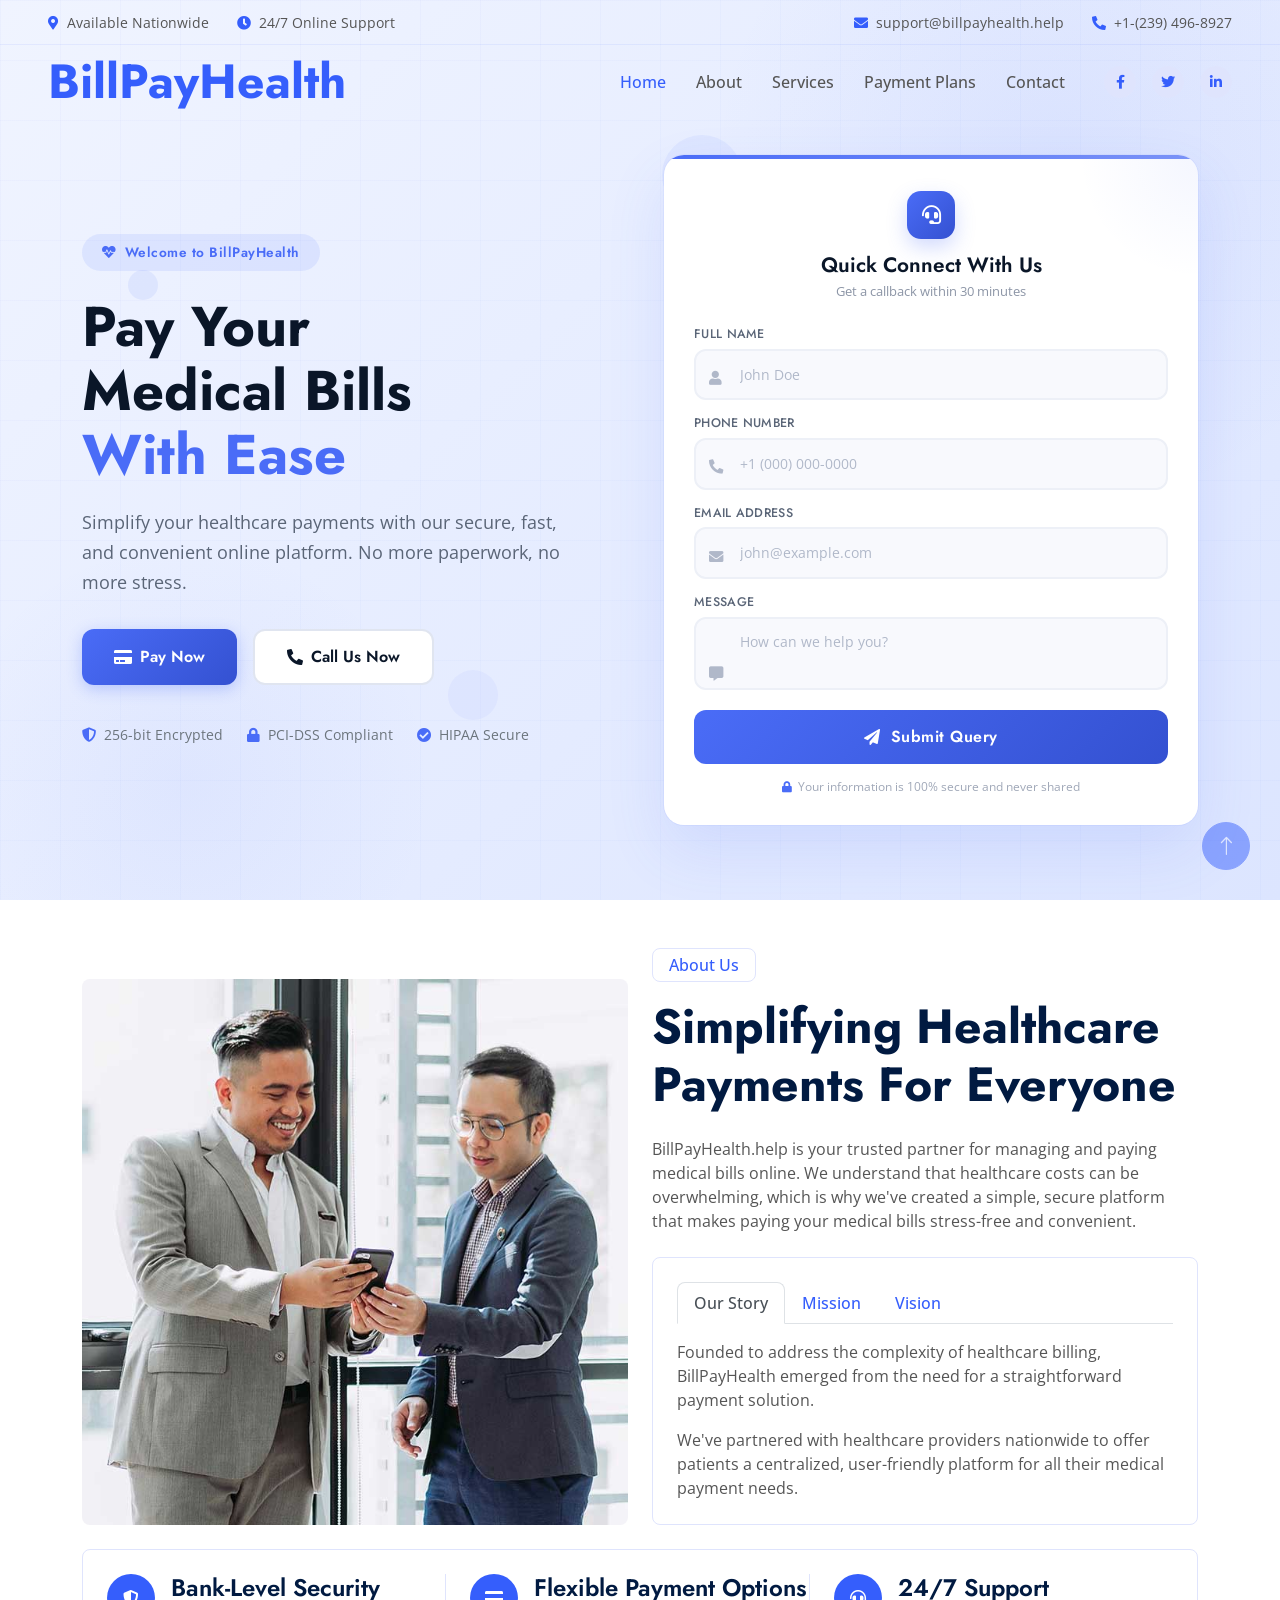
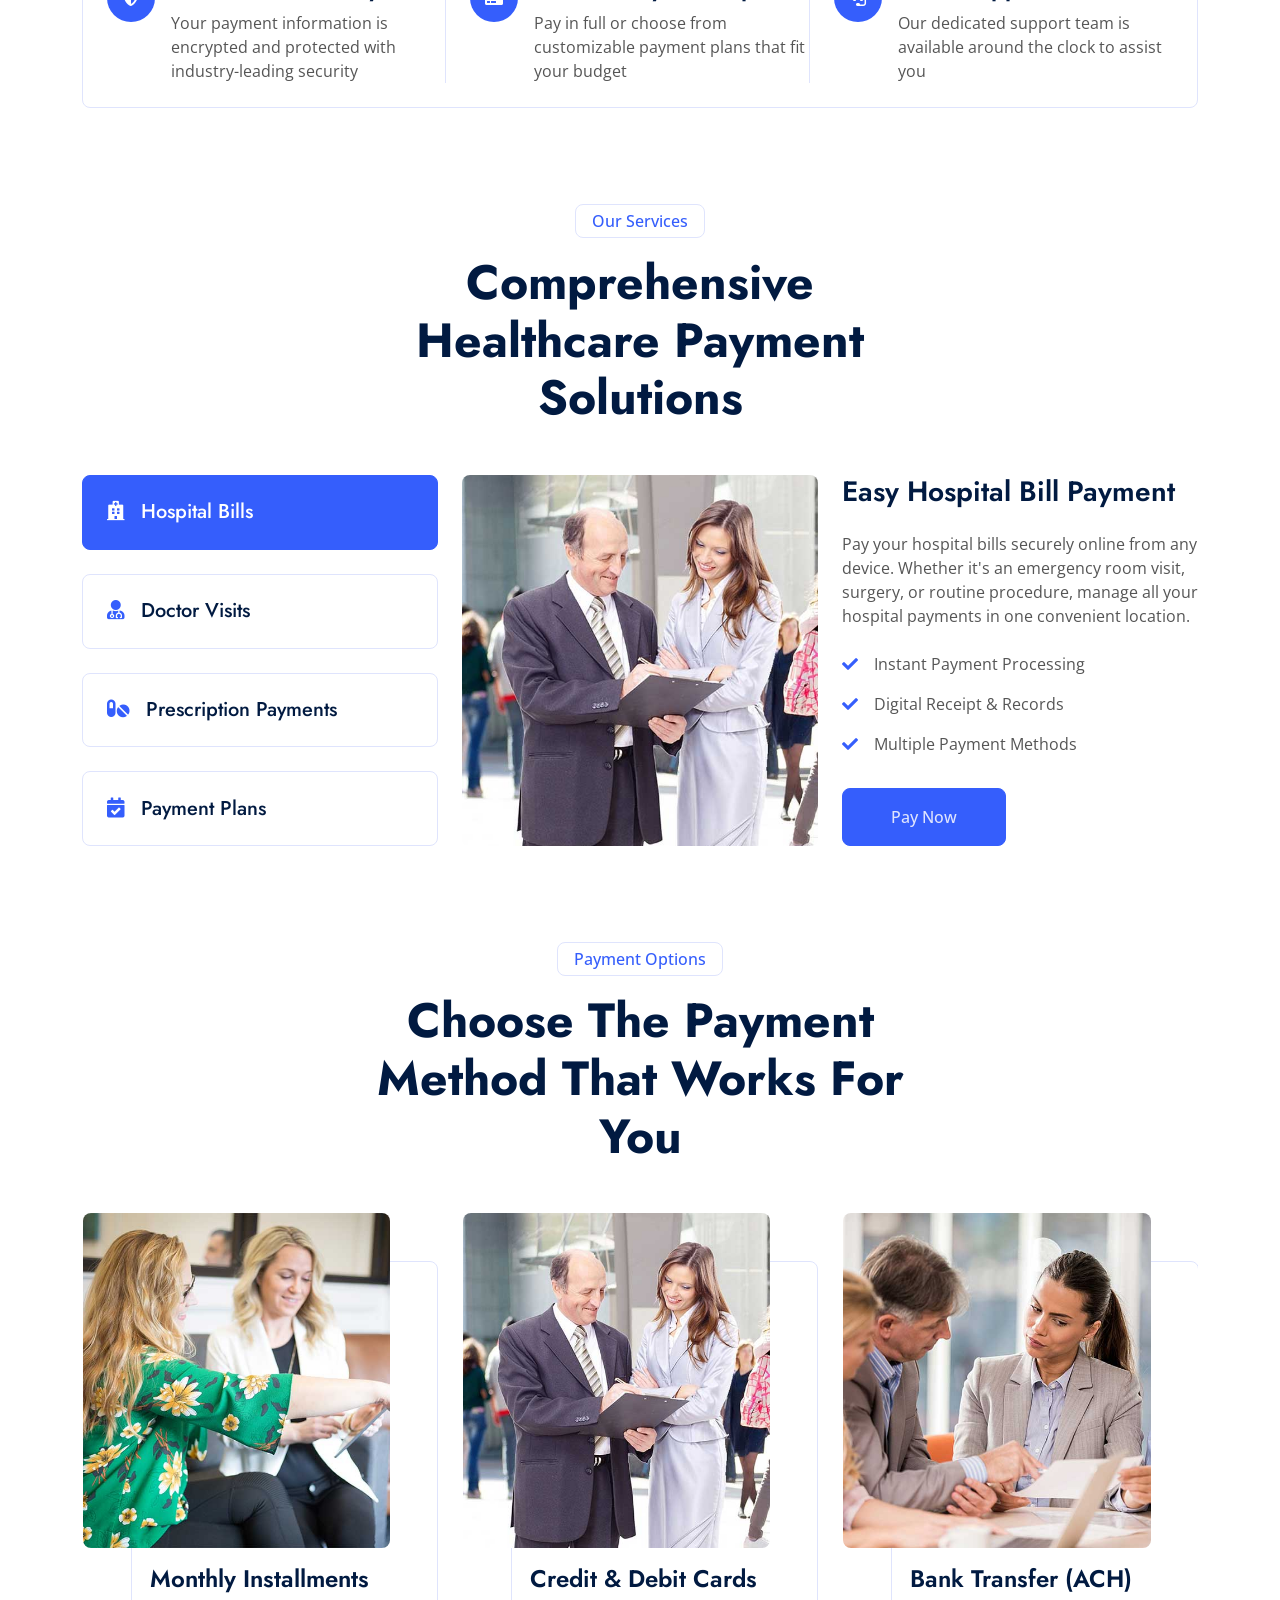
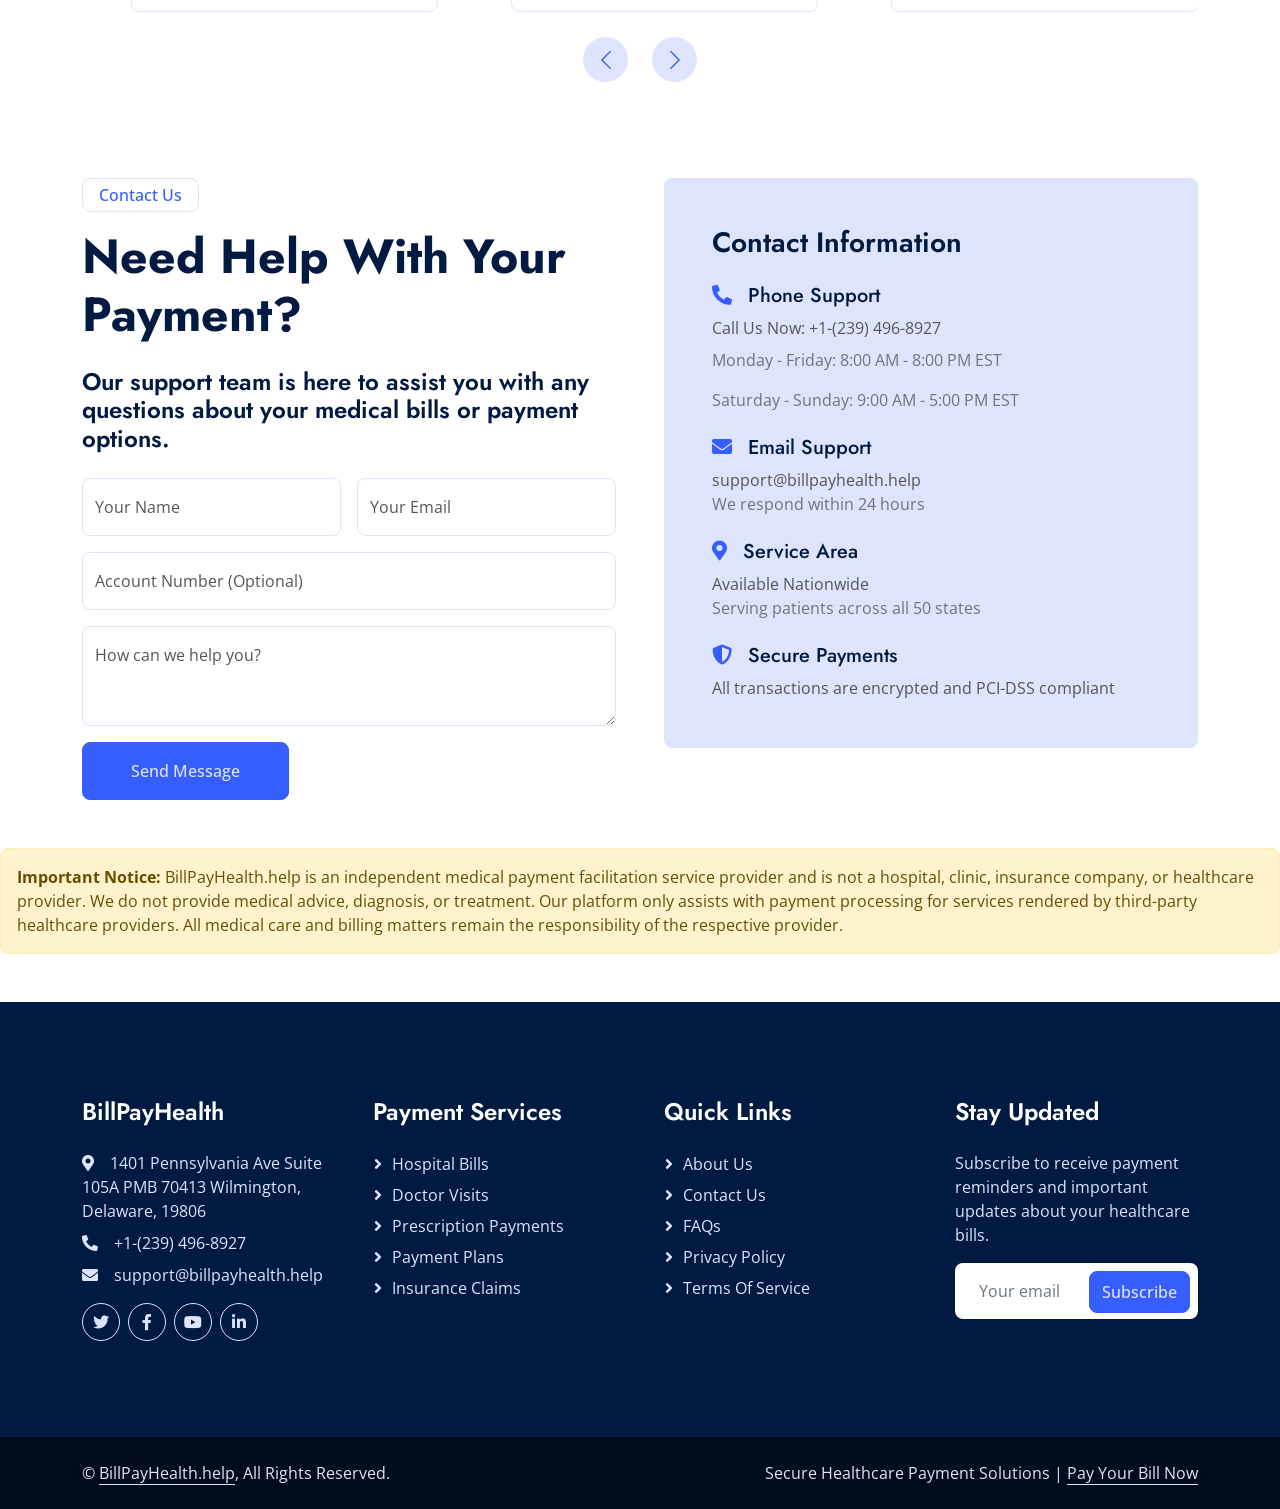
<file: index.html>
<!DOCTYPE html><html lang="en"><head>

    <meta charset="utf-8">
    <title>BillPayHealth - Easy Online Healthcare Bill Payment</title>
    <meta content="width=device-width, initial-scale=1.0" name="viewport">
    <meta content="healthcare bill payment, medical bills, pay hospital bills online, healthcare payments" name="keywords">
    <meta content="Pay your healthcare bills securely online with BillPayHealth. Fast, secure, and convenient medical bill payment solutions." name="description">

    <!-- Favicon -->
    <link href="img/favicon.ico" rel="icon">

    <!-- Google Web Fonts -->
    <link rel="preconnect" href="https://fonts.googleapis.com">
    <link rel="preconnect" href="https://fonts.gstatic.com" crossorigin="">
    <link href="https://fonts.googleapis.com/css2?family=Jost:wght@500;600;700&family=Open+Sans:wght@400;500&display=swap" rel="stylesheet">

    <!-- Icon Font Stylesheet -->
    <link href="css/all.min.css" rel="stylesheet">
    <link href="css/bootstrap-icons.css" rel="stylesheet">

    <!-- Libraries Stylesheet -->
    <link href="css/animate.min.css" rel="stylesheet">
    <link href="css/owl.carousel.min.css" rel="stylesheet">

    <!-- Customized Bootstrap Stylesheet -->
    <link href="css/bootstrap.min.css" rel="stylesheet">

    <!-- Template Stylesheet -->
    <link href="css/style.css" rel="stylesheet">

    <style>
    /* ===== Hero Section ===== */
    .hero-section {
        position: relative;
        min-height: 100vh;
        background: linear-gradient(135deg, #f0f4ff 0%, #e8eeff 40%, #dce5ff 100%);
        overflow: hidden;
        display: flex;
        align-items: center;
        padding-top: 120px;
        padding-bottom: 40px;
    }

    .hero-section::before {
        content: '';
        position: absolute;
        top: -20%;
        right: -10%;
        width: 700px;
        height: 700px;
        background: radial-gradient(circle, rgba(74, 108, 247, 0.08) 0%, transparent 70%);
        border-radius: 50%;
    }

    .hero-section::after {
        content: '';
        position: absolute;
        bottom: -15%;
        left: -5%;
        width: 500px;
        height: 500px;
        background: radial-gradient(circle, rgba(74, 108, 247, 0.06) 0%, transparent 70%);
        border-radius: 50%;
    }

    .hero-blob-1 {
        position: absolute;
        top: 15%;
        right: 42%;
        width: 80px;
        height: 80px;
        background: rgba(74, 108, 247, 0.07);
        border-radius: 50%;
        animation: blobFloat 6s ease-in-out infinite;
    }

    .hero-blob-2 {
        position: absolute;
        bottom: 20%;
        left: 35%;
        width: 50px;
        height: 50px;
        background: rgba(74, 108, 247, 0.05);
        border-radius: 50%;
        animation: blobFloat 8s ease-in-out infinite reverse;
    }

    .hero-blob-3 {
        position: absolute;
        top: 30%;
        left: 10%;
        width: 30px;
        height: 30px;
        background: rgba(74, 108, 247, 0.09);
        border-radius: 50%;
        animation: blobFloat 5s ease-in-out infinite 1s;
    }

    .hero-grid-pattern {
        position: absolute;
        top: 0; left: 0; right: 0; bottom: 0;
        background-image:
            linear-gradient(rgba(74, 108, 247, 0.03) 1px, transparent 1px),
            linear-gradient(90deg, rgba(74, 108, 247, 0.03) 1px, transparent 1px);
        background-size: 60px 60px;
    }

    @keyframes blobFloat {
        0%, 100% { transform: translateY(0) scale(1); }
        50% { transform: translateY(-20px) scale(1.1); }
    }

    .hero-content { position: relative; z-index: 2; }

    /* Hero Text */
    .hero-badge {
        display: inline-block;
        background: rgba(74, 108, 247, 0.1);
        color: #4A6CF7;
        font-family: 'Jost', sans-serif;
        font-weight: 600;
        font-size: 0.85rem;
        padding: 8px 20px;
        border-radius: 50px;
        margin-bottom: 24px;
        letter-spacing: 0.5px;
        opacity: 0;
        animation: heroFadeUp 0.8s ease forwards 0.2s;
    }

    .hero-title {
        font-family: 'Jost', sans-serif;
        font-weight: 700;
        font-size: 3.5rem;
        line-height: 1.15;
        color: #0a1628;
        margin-bottom: 20px;
        opacity: 0;
        animation: heroFadeUp 0.8s ease forwards 0.4s;
    }

    .hero-title span { color: #4A6CF7; }

    .hero-subtitle {
        font-family: 'Open Sans', sans-serif;
        font-size: 1.1rem;
        color: #5a6577;
        line-height: 1.7;
        margin-bottom: 32px;
        max-width: 480px;
        opacity: 0;
        animation: heroFadeUp 0.8s ease forwards 0.6s;
    }

    .hero-buttons {
        display: flex;
        gap: 16px;
        flex-wrap: wrap;
        opacity: 0;
        animation: heroFadeUp 0.8s ease forwards 0.8s;
    }

    .hero-btn-primary {
        display: inline-flex;
        align-items: center;
        gap: 8px;
        padding: 14px 32px;
        background: linear-gradient(135deg, #4A6CF7 0%, #3451d1 100%);
        color: #fff;
        border: none;
        border-radius: 12px;
        font-family: 'Jost', sans-serif;
        font-weight: 600;
        font-size: 1rem;
        text-decoration: none;
        transition: all 0.3s ease;
        box-shadow: 0 4px 15px rgba(74, 108, 247, 0.3);
    }

    .hero-btn-primary:hover {
        transform: translateY(-3px);
        box-shadow: 0 8px 30px rgba(74, 108, 247, 0.45);
        color: #fff;
        text-decoration: none;
    }

    .hero-btn-secondary {
        display: inline-flex;
        align-items: center;
        gap: 8px;
        padding: 14px 32px;
        background: #fff;
        color: #0a1628;
        border: 2px solid #e0e5f0;
        border-radius: 12px;
        font-family: 'Jost', sans-serif;
        font-weight: 600;
        font-size: 1rem;
        text-decoration: none;
        transition: all 0.3s ease;
    }

    .hero-btn-secondary:hover {
        border-color: #4A6CF7;
        color: #4A6CF7;
        transform: translateY(-3px);
        box-shadow: 0 8px 25px rgba(0,0,0,0.08);
        text-decoration: none;
    }

    .hero-trust-bar {
        display: flex;
        align-items: center;
        gap: 24px;
        margin-top: 40px;
        opacity: 0;
        animation: heroFadeUp 0.8s ease forwards 1s;
    }

    .hero-trust-item {
        display: flex;
        align-items: center;
        gap: 8px;
        font-family: 'Open Sans', sans-serif;
        font-size: 0.85rem;
        color: #6c757d;
    }

    .hero-trust-item i { color: #4A6CF7; font-size: 0.9rem; }

    @keyframes heroFadeUp {
        from { opacity: 0; transform: translateY(30px); }
        to { opacity: 1; transform: translateY(0); }
    }

    /* ===== Query Form ===== */
    .query-form-wrapper {
        position: relative;
        z-index: 2;
        opacity: 0;
        animation: formSlideIn 1s cubic-bezier(0.23, 1, 0.32, 1) forwards 0.5s;
    }

    @keyframes formSlideIn {
        from { opacity: 0; transform: translateX(80px) rotate(2deg); }
        to { opacity: 1; transform: translateX(0) rotate(0deg); }
    }

    .query-form-card {
        background: #fff;
        border-radius: 20px;
        padding: 36px 30px 30px;
        box-shadow: 0 25px 60px rgba(74, 108, 247, 0.12), 0 0 0 1px rgba(74, 108, 247, 0.06);
        position: relative;
        overflow: hidden;
        transition: transform 0.4s ease, box-shadow 0.4s ease;
    }

    .query-form-card:hover {
        transform: translateY(-5px);
        box-shadow: 0 35px 80px rgba(74, 108, 247, 0.18), 0 0 0 1px rgba(74, 108, 247, 0.1);
    }

    .query-form-card::before {
        content: '';
        position: absolute;
        top: 0; left: 0; right: 0;
        height: 4px;
        background: linear-gradient(90deg, #4A6CF7 0%, #7b93f7 50%, #4A6CF7 100%);
        background-size: 200% 100%;
        animation: gradientShift 3s ease infinite;
    }

    @keyframes gradientShift {
        0%, 100% { background-position: 0% 50%; }
        50% { background-position: 100% 50%; }
    }

    .query-form-card::after {
        content: '';
        position: absolute;
        top: 4px; right: 0;
        width: 120px; height: 120px;
        background: radial-gradient(circle at top right, rgba(74, 108, 247, 0.06) 0%, transparent 70%);
        pointer-events: none;
    }

    .qf-header { text-align: center; margin-bottom: 24px; position: relative; }

    .qf-icon {
        width: 48px; height: 48px;
        background: linear-gradient(135deg, #4A6CF7 0%, #3451d1 100%);
        border-radius: 14px;
        display: flex; align-items: center; justify-content: center;
        margin: 0 auto 14px;
        box-shadow: 0 8px 20px rgba(74, 108, 247, 0.25);
    }

    .qf-icon i { color: #fff; font-size: 1.2rem; }

    .qf-title {
        font-family: 'Jost', sans-serif;
        font-weight: 700;
        font-size: 1.3rem;
        color: #0a1628;
        margin-bottom: 4px;
    }

    .qf-subtitle {
        font-family: 'Open Sans', sans-serif;
        font-size: 0.8rem;
        color: #8c95a6;
    }

    .qf-field { margin-bottom: 14px; position: relative; }

    .qf-field label {
        display: block;
        font-family: 'Jost', sans-serif;
        font-weight: 500;
        font-size: 0.78rem;
        color: #5a6577;
        margin-bottom: 5px;
        letter-spacing: 0.3px;
        text-transform: uppercase;
    }

    .qf-input {
        width: 100%;
        padding: 13px 16px 13px 44px;
        border: 2px solid #edf0f7;
        border-radius: 12px;
        font-family: 'Open Sans', sans-serif;
        font-size: 0.9rem;
        color: #1a1a2e;
        background: #f8f9fd;
        transition: all 0.3s ease;
        outline: none;
        box-sizing: border-box;
    }

    .qf-input:focus {
        border-color: #4A6CF7;
        background: #fff;
        box-shadow: 0 0 0 4px rgba(74, 108, 247, 0.08);
    }

    .qf-input::placeholder { color: #b0b8c9; font-size: 0.85rem; }

    .qf-field-icon {
        position: absolute;
        left: 15px; bottom: 15px;
        color: #b0b8c9;
        font-size: 0.9rem;
        transition: color 0.3s ease;
        pointer-events: none;
    }

    .qf-field:focus-within .qf-field-icon { color: #4A6CF7; }

    .qf-textarea { padding: 13px 16px 13px 44px; resize: none; min-height: 72px; }

    .qf-submit-btn {
        width: 100%;
        padding: 15px 24px;
        background: linear-gradient(135deg, #4A6CF7 0%, #3451d1 100%);
        color: #fff;
        border: none;
        border-radius: 12px;
        font-family: 'Jost', sans-serif;
        font-weight: 600;
        font-size: 1rem;
        cursor: pointer;
        transition: all 0.3s ease;
        letter-spacing: 0.5px;
        display: flex; align-items: center; justify-content: center; gap: 10px;
        margin-top: 6px;
        position: relative;
        overflow: hidden;
    }

    .qf-submit-btn::before {
        content: '';
        position: absolute;
        top: 0; left: -100%;
        width: 100%; height: 100%;
        background: linear-gradient(90deg, transparent, rgba(255,255,255,0.15), transparent);
        transition: left 0.5s ease;
    }

    .qf-submit-btn:hover::before { left: 100%; }

    .qf-submit-btn:hover {
        transform: translateY(-2px);
        box-shadow: 0 10px 30px rgba(74, 108, 247, 0.4);
    }

    .qf-submit-btn:active { transform: translateY(0); }

    .qf-success-msg {
        text-align: center;
        color: #0d9f4f;
        font-family: 'Jost', sans-serif;
        font-weight: 600;
        margin-top: 14px;
        padding: 12px 16px;
        background: linear-gradient(135deg, #e6f9ee, #d4f5e0);
        border-radius: 10px;
        font-size: 0.9rem;
        display: none;
        animation: successPop 0.4s ease;
    }

    @keyframes successPop {
        0% { transform: scale(0.9); opacity: 0; }
        50% { transform: scale(1.02); }
        100% { transform: scale(1); opacity: 1; }
    }

    .qf-secure-note {
        text-align: center;
        margin-top: 14px;
        font-family: 'Open Sans', sans-serif;
        font-size: 0.72rem;
        color: #a0a8b8;
        display: flex; align-items: center; justify-content: center; gap: 6px;
    }

    .qf-secure-note i { color: #4A6CF7; font-size: 0.7rem; }

    /* ===== Responsive ===== */
    @media (max-width: 1199.98px) {
        .hero-title { font-size: 2.8rem; }
    }

    @media (max-width: 991.98px) {
        .hero-section { min-height: auto; padding: 140px 0 60px; }
        .hero-title { font-size: 2.4rem; }
        .hero-subtitle { font-size: 1rem; max-width: 100%; }
        .query-form-wrapper { margin-top: 40px; }
        .query-form-card { max-width: 480px; margin: 0 auto; }
        .hero-trust-bar { justify-content: center; flex-wrap: wrap; }
        .hero-content .col-lg-6:first-child { text-align: center; }
        .hero-buttons { justify-content: center; }
    }

    @media (max-width: 767.98px) {
        .hero-section { padding: 120px 0 40px; }
        .hero-title { font-size: 2rem; }
        .hero-subtitle { font-size: 0.92rem; margin-bottom: 24px; }
        .hero-btn-primary, .hero-btn-secondary {
            padding: 12px 24px; font-size: 0.9rem;
            width: 100%; justify-content: center;
        }
        .hero-buttons { flex-direction: column; align-items: stretch; }
        .query-form-card { padding: 28px 22px 24px; }
        .qf-title { font-size: 1.15rem; }
        .qf-input { padding: 11px 14px 11px 40px; font-size: 0.85rem; }
        .hero-trust-bar { gap: 16px; }
        .hero-trust-item { font-size: 0.78rem; }
    }

    @media (max-width: 575.98px) {
        .hero-section { padding: 110px 0 30px; }
        .hero-title { font-size: 1.7rem; }
        .hero-badge { font-size: 0.75rem; padding: 6px 16px; }
        .query-form-card { padding: 24px 18px 20px; border-radius: 16px; }
        .qf-icon { width: 40px; height: 40px; border-radius: 12px; }
        .qf-field { margin-bottom: 10px; }
        .qf-input { padding: 10px 12px 10px 38px; border-radius: 10px; }
        .qf-submit-btn { padding: 13px 20px; font-size: 0.9rem; }
    }

    @keyframes subtlePulse {
        0%, 100% { box-shadow: 0 4px 15px rgba(74, 108, 247, 0.3); }
        50% { box-shadow: 0 4px 25px rgba(74, 108, 247, 0.5); }
    }

    .hero-btn-primary { animation: subtlePulse 3s ease-in-out infinite 2s; }
    .hero-btn-primary:hover { animation: none; }
    </style>

<style>@keyframes fieldShake { 0%,100%{transform:translateX(0)} 20%{transform:translateX(-8px)} 40%{transform:translateX(8px)} 60%{transform:translateX(-4px)} 80%{transform:translateX(4px)} }</style></head>

<body>

    <!-- Google Tag Manager (noscript) -->
    <noscript><iframe src="https://www.googletagmanager.com/ns.html?id=GTM-TSKBK4MS"
    height="0" width="0" style="display:none;visibility:hidden"></iframe></noscript>
    <!-- End Google Tag Manager (noscript) -->

    <!-- Spinner Start -->
    <div id="spinner" class="show bg-white position-fixed translate-middle w-100 vh-100 top-50 start-50 d-flex align-items-center justify-content-center">
        <div class="spinner-border text-primary" role="status" style="width: 3rem; height: 3rem;"></div>
    </div>
    <!-- Spinner End -->


    <!-- Navbar Start -->
    <div class="container-fluid fixed-top px-0 wow fadeIn" data-wow-delay="0.1s">
        <div class="top-bar row gx-0 align-items-center d-none d-lg-flex">
            <div class="col-lg-6 px-5 text-start">
                <small><i class="fa fa-map-marker-alt text-primary me-2"></i>Available Nationwide</small>
                <small class="ms-4"><i class="fa fa-clock text-primary me-2"></i>24/7 Online Support</small>
            </div>
            <div class="col-lg-6 px-5 text-end">
                <small><i class="fa fa-envelope text-primary me-2"></i>support@billpayhealth.help</small>
                <small class="ms-4"><i class="fa fa-phone-alt text-primary me-2"></i>+1-(239) 496-8927</small>
            </div>
        </div>

        <nav class="navbar navbar-expand-lg navbar-light py-lg-0 px-lg-5 wow fadeIn" data-wow-delay="0.1s">
            <a href="index.html" class="navbar-brand ms-4 ms-lg-0">
                <h1 class="display-5 text-primary m-0">BillPayHealth</h1>
            </a>
            <button type="button" class="navbar-toggler me-4" data-bs-toggle="collapse" data-bs-target="#navbarCollapse">
                <span class="navbar-toggler-icon"></span>
            </button>
            <div class="collapse navbar-collapse" id="navbarCollapse">
                <div class="navbar-nav ms-auto p-4 p-lg-0">
                    <a href="index.html" class="nav-item nav-link active">Home</a>
                    <a href="about.html" class="nav-item nav-link">About</a>
                    <a href="service.html" class="nav-item nav-link">Services</a>
                    <a href="project.html" class="nav-item nav-link">Payment Plans</a>
                    <a href="contact.html" class="nav-item nav-link">Contact</a>
                </div>
                <div class="d-none d-lg-flex ms-2">
                    <a class="btn btn-light btn-sm-square rounded-circle ms-3" href="">
                        <small class="fab fa-facebook-f text-primary"></small>
                    </a>
                    <a class="btn btn-light btn-sm-square rounded-circle ms-3" href="">
                        <small class="fab fa-twitter text-primary"></small>
                    </a>
                    <a class="btn btn-light btn-sm-square rounded-circle ms-3" href="">
                        <small class="fab fa-linkedin-in text-primary"></small>
                    </a>
                </div>
            </div>
        </nav>
    </div>
    <!-- Navbar End -->


    <!-- ====== HERO SECTION WITH QUERY FORM ====== -->
    <section class="hero-section">
        <div class="hero-grid-pattern"></div>
        <div class="hero-blob-1"></div>
        <div class="hero-blob-2"></div>
        <div class="hero-blob-3"></div>

        <div class="container hero-content">
            <div class="row align-items-center g-5">
                <!-- Left: Hero Text -->
                <div class="col-lg-6">
                    <div class="hero-badge">
                        <i class="fa fa-heartbeat me-2"></i>Welcome to BillPayHealth
                    </div>
                    <h1 class="hero-title">
                        Pay Your<br>Medical Bills<br><span>With Ease</span>
                    </h1>
                    <p class="hero-subtitle">
                        Simplify your healthcare payments with our secure, fast, and convenient online platform. No more paperwork, no more stress.
                    </p>
                    <div class="hero-buttons">
                        <a href="https://www.billpayhealth.help/contact.html" class="hero-btn-primary">
                            <i class="fa fa-credit-card"></i> Pay Now
                        </a>
                        <a href="tel:+12394968927" class="hero-btn-secondary">
                            <i class="fa fa-phone-alt"></i> Call Us Now
                        </a>
                    </div>
                    <div class="hero-trust-bar">
                        <div class="hero-trust-item">
                            <i class="fa fa-shield-alt"></i> 256-bit Encrypted
                        </div>
                        <div class="hero-trust-item">
                            <i class="fa fa-lock"></i> PCI-DSS Compliant
                        </div>
                        <div class="hero-trust-item">
                            <i class="fa fa-check-circle"></i> HIPAA Secure
                        </div>
                    </div>
                </div>

                <!-- Right: Query Form -->
                <div class="col-lg-6">
                    <div class="query-form-wrapper">
                        <div class="query-form-card">
                            <div class="qf-header">
                                <div class="qf-icon">
                                    <i class="fa fa-headset"></i>
                                </div>
                                <h4 class="qf-title">Quick Connect With Us</h4>
                                <p class="qf-subtitle">Get a callback within 30 minutes</p>
                            </div>

                            <div class="qf-field">
                                <label for="qf-name">Full Name</label>
                                <i class="fa fa-user qf-field-icon"></i>
                                <input type="text" class="qf-input" id="qf-name" placeholder="John Doe" required="">
                            </div>

                            <div class="qf-field">
                                <label for="qf-phone">Phone Number</label>
                                <i class="fa fa-phone-alt qf-field-icon"></i>
                                <input type="tel" class="qf-input" id="qf-phone" placeholder="+1 (000) 000-0000" required="">
                            </div>

                            <div class="qf-field">
                                <label for="qf-email">Email Address</label>
                                <i class="fa fa-envelope qf-field-icon"></i>
                                <input type="email" class="qf-input" id="qf-email" placeholder="john@example.com" required="">
                            </div>

                            <div class="qf-field">
                                <label for="qf-message">Message</label>
                                <i class="fa fa-comment-alt qf-field-icon"></i>
                                <textarea class="qf-input qf-textarea" id="qf-message" placeholder="How can we help you?"></textarea>
                            </div>

                            <button type="button" class="qf-submit-btn" onclick="submitQueryForm()">
                                <i class="fa fa-paper-plane"></i> Submit Query
                            </button>

                            <div class="qf-success-msg" id="qf-success">
                                <i class="fa fa-check-circle me-2"></i>Thank you! We'll contact you within 30 minutes.
                            </div>

                            <div class="qf-secure-note">
                                <i class="fa fa-lock"></i> Your information is 100% secure and never shared
                            </div>
                        </div>
                    </div>
                </div>
            </div>
        </div>
    </section>
    <!-- ====== END HERO SECTION ====== -->


    <!-- About Start -->
    <div class="container-xxl py-5">
        <div class="container">
            <div class="row g-4 align-items-end mb-4">
                <div class="col-lg-6 wow fadeInUp" data-wow-delay="0.1s">
                    <img class="img-fluid rounded" src="images/about.jpg">
                </div>

                <div class="col-lg-6 wow fadeInUp" data-wow-delay="0.3s">
                    <p class="d-inline-block border rounded text-primary fw-semi-bold py-1 px-3">About Us</p>
                    <h1 class="display-5 mb-4">Simplifying Healthcare Payments For Everyone</h1>
                    <p class="mb-4">BillPayHealth.help is your trusted partner for managing and paying medical bills online. We understand that healthcare costs can be overwhelming, which is why we've created a simple, secure platform that makes paying your medical bills stress-free and convenient.</p>
                    <div class="border rounded p-4">
                        <nav>
                            <div class="nav nav-tabs mb-3" id="nav-tab" role="tablist">
                                <button class="nav-link fw-semi-bold active" id="nav-story-tab" data-bs-toggle="tab" data-bs-target="#nav-story" type="button" role="tab" aria-controls="nav-story" aria-selected="true">Our Story</button>
                                <button class="nav-link fw-semi-bold" id="nav-mission-tab" data-bs-toggle="tab" data-bs-target="#nav-mission" type="button" role="tab" aria-controls="nav-mission" aria-selected="false">Mission</button>
                                <button class="nav-link fw-semi-bold" id="nav-vision-tab" data-bs-toggle="tab" data-bs-target="#nav-vision" type="button" role="tab" aria-controls="nav-vision" aria-selected="false">Vision</button>
                            </div>
                        </nav>
                        <div class="tab-content" id="nav-tabContent">
                            <div class="tab-pane fade show active" id="nav-story" role="tabpanel" aria-labelledby="nav-story-tab">
                                <p>Founded to address the complexity of healthcare billing, BillPayHealth emerged from the need for a straightforward payment solution.</p>
                                <p class="mb-0">We've partnered with healthcare providers nationwide to offer patients a centralized, user-friendly platform for all their medical payment needs.</p>
                            </div>
                            <div class="tab-pane fade" id="nav-mission" role="tabpanel" aria-labelledby="nav-mission-tab">
                                <p>Our mission is to eliminate the stress associated with medical bill payments by providing a secure, transparent, and accessible platform.</p>
                                <p class="mb-0">We empower patients to take control of their healthcare expenses with flexible payment options and clear communication with providers.</p>
                            </div>
                            <div class="tab-pane fade" id="nav-vision" role="tabpanel" aria-labelledby="nav-vision-tab">
                                <p>We envision a future where paying medical bills is as simple as any other online transaction, free from confusion and anxiety.</p>
                                <p class="mb-0">By continuously innovating and expanding our services, we aim to become the leading healthcare payment platform trusted by millions.</p>
                            </div>
                        </div>
                    </div>
                </div>
            </div>
            <div class="border rounded p-4 wow fadeInUp" data-wow-delay="0.1s">
                <div class="row g-4">
                    <div class="col-lg-4 wow fadeIn" data-wow-delay="0.1s">
                        <div class="h-100">
                            <div class="d-flex">
                                <div class="flex-shrink-0 btn-lg-square rounded-circle bg-primary">
                                    <i class="fa fa-shield-alt text-white"></i>
                                </div>
                                <div class="ps-3">
                                    <h4>Bank-Level Security</h4>
                                    <span>Your payment information is encrypted and protected with industry-leading security</span>
                                </div>
                                <div class="border-end d-none d-lg-block"></div>
                            </div>
                            <div class="border-bottom mt-4 d-block d-lg-none"></div>
                        </div>
                    </div>
                    <div class="col-lg-4 wow fadeIn" data-wow-delay="0.3s">
                        <div class="h-100">
                            <div class="d-flex">
                                <div class="flex-shrink-0 btn-lg-square rounded-circle bg-primary">
                                    <i class="fa fa-credit-card text-white"></i>
                                </div>
                                <div class="ps-3">
                                    <h4>Flexible Payment Options</h4>
                                    <span>Pay in full or choose from customizable payment plans that fit your budget</span>
                                </div>
                                <div class="border-end d-none d-lg-block"></div>
                            </div>
                            <div class="border-bottom mt-4 d-block d-lg-none"></div>
                        </div>
                    </div>
                    <div class="col-lg-4 wow fadeIn" data-wow-delay="0.5s">
                        <div class="h-100">
                            <div class="d-flex">
                                <div class="flex-shrink-0 btn-lg-square rounded-circle bg-primary">
                                    <i class="fa fa-headset text-white"></i>
                                </div>
                                <div class="ps-3">
                                    <h4>24/7 Support</h4>
                                    <span>Our dedicated support team is available around the clock to assist you</span>
                                </div>
                            </div>
                        </div>
                    </div>
                </div>
            </div>
        </div>
    </div>
    <!-- About End -->


    <!-- Service Start -->
    <div class="container-xxl service py-5">
        <div class="container">
            <div class="text-center mx-auto wow fadeInUp" data-wow-delay="0.1s" style="max-width: 600px;">
                <p class="d-inline-block border rounded text-primary fw-semi-bold py-1 px-3">Our Services</p>
                <h1 class="display-5 mb-5">Comprehensive Healthcare Payment Solutions</h1>
            </div>
            <div class="row g-4 wow fadeInUp" data-wow-delay="0.3s">
                <div class="col-lg-4">
                    <div class="nav nav-pills d-flex justify-content-between w-100 h-100 me-4">
                        <button class="nav-link w-100 d-flex align-items-center text-start border p-4 mb-4 active" data-bs-toggle="pill" data-bs-target="#tab-pane-1" type="button">
                            <h5 class="m-0"><i class="fa fa-hospital text-primary me-3"></i>Hospital Bills</h5>
                        </button>
                        <button class="nav-link w-100 d-flex align-items-center text-start border p-4 mb-4" data-bs-toggle="pill" data-bs-target="#tab-pane-2" type="button">
                            <h5 class="m-0"><i class="fa fa-user-md text-primary me-3"></i>Doctor Visits</h5>
                        </button>
                        <button class="nav-link w-100 d-flex align-items-center text-start border p-4 mb-4" data-bs-toggle="pill" data-bs-target="#tab-pane-3" type="button">
                            <h5 class="m-0"><i class="fa fa-pills text-primary me-3"></i>Prescription Payments</h5>
                        </button>
                        <button class="nav-link w-100 d-flex align-items-center text-start border p-4 mb-0" data-bs-toggle="pill" data-bs-target="#tab-pane-4" type="button">
                            <h5 class="m-0"><i class="fa fa-calendar-check text-primary me-3"></i>Payment Plans</h5>
                        </button>
                    </div>
                </div>
                <div class="col-lg-8">
                    <div class="tab-content w-100">
                        <div class="tab-pane fade show active" id="tab-pane-1">
                            <div class="row g-4">
                                <div class="col-md-6" style="min-height: 350px;">
                                    <div class="position-relative h-100">
                                        <img class="position-absolute rounded w-100 h-100" src="images/service-1.jpg" style="object-fit: cover;" alt="Hospital Bills">
                                    </div>
                                </div>
                                <div class="col-md-6">
                                    <h3 class="mb-4">Easy Hospital Bill Payment</h3>
                                    <p class="mb-4">Pay your hospital bills securely online from any device. Whether it's an emergency room visit, surgery, or routine procedure, manage all your hospital payments in one convenient location.</p>
                                    <p><i class="fa fa-check text-primary me-3"></i>Instant Payment Processing</p>
                                    <p><i class="fa fa-check text-primary me-3"></i>Digital Receipt & Records</p>
                                    <p><i class="fa fa-check text-primary me-3"></i>Multiple Payment Methods</p>
                                    <a href="" class="btn btn-primary py-3 px-5 mt-3">Pay Now</a>
                                </div>
                            </div>
                        </div>
                        <div class="tab-pane fade" id="tab-pane-2">
                            <div class="row g-4">
                                <div class="col-md-6" style="min-height: 350px;">
                                    <div class="position-relative h-100">
                                        <img class="position-absolute rounded w-100 h-100" src="images/service-2.jpg" style="object-fit: cover;" alt="Doctor Visits">
                                    </div>
                                </div>
                                <div class="col-md-6">
                                    <h3 class="mb-4">Doctor Visit Payments</h3>
                                    <p class="mb-4">Settle your physician bills quickly and securely. From specialist consultations to primary care visits, manage all your doctor-related payments through our streamlined platform.</p>
                                    <p><i class="fa fa-check text-primary me-3"></i>Track Visit History</p>
                                    <p><i class="fa fa-check text-primary me-3"></i>Automated Payment Reminders</p>
                                    <p><i class="fa fa-check text-primary me-3"></i>Insurance Integration</p>
                                    <a href="" class="btn btn-primary py-3 px-5 mt-3">Pay Now</a>
                                </div>
                            </div>
                        </div>
                        <div class="tab-pane fade" id="tab-pane-3">
                            <div class="row g-4">
                                <div class="col-md-6" style="min-height: 350px;">
                                    <div class="position-relative h-100">
                                        <img class="position-absolute rounded w-100 h-100" src="images/service-3.jpg" style="object-fit: cover;" alt="Prescription Payments">
                                    </div>
                                </div>
                                <div class="col-md-6">
                                    <h3 class="mb-4">Prescription & Pharmacy Bills</h3>
                                    <p class="mb-4">Pay for your prescriptions and pharmacy services online. Connect with partner pharmacies and manage medication costs efficiently with our integrated payment system.</p>
                                    <p><i class="fa fa-check text-primary me-3"></i>Pharmacy Network Integration</p>
                                    <p><i class="fa fa-check text-primary me-3"></i>Medication Cost Tracking</p>
                                    <p><i class="fa fa-check text-primary me-3"></i>Automatic Refill Payments</p>
                                    <a href="" class="btn btn-primary py-3 px-5 mt-3">Pay Now</a>
                                </div>
                            </div>
                        </div>
                        <div class="tab-pane fade" id="tab-pane-4">
                            <div class="row g-4">
                                <div class="col-md-6" style="min-height: 350px;">
                                    <div class="position-relative h-100">
                                        <img class="position-absolute rounded w-100 h-100" src="images/service-4.jpg" style="object-fit: cover;" alt="Payment Plans">
                                    </div>
                                </div>
                                <div class="col-md-6">
                                    <h3 class="mb-4">Flexible Payment Plans</h3>
                                    <p class="mb-4">Can't pay the full amount at once? We offer customizable payment plans that fit your budget. Split your medical bills into manageable monthly installments with no hidden fees.</p>
                                    <p><i class="fa fa-check text-primary me-3"></i>Interest-Free Options Available</p>
                                    <p><i class="fa fa-check text-primary me-3"></i>Custom Payment Schedules</p>
                                    <p><i class="fa fa-check text-primary me-3"></i>No Credit Check Required</p>
                                    <a href="" class="btn btn-primary py-3 px-5 mt-3">Learn More</a>
                                </div>
                            </div>
                        </div>
                    </div>
                </div>
            </div>
        </div>
    </div>
    <!-- Service End -->


    <!-- Projects Start -->
    <div class="container-xxl py-5">
        <div class="container">
            <div class="text-center mx-auto wow fadeInUp" data-wow-delay="0.1s" style="max-width: 600px;">
                <p class="d-inline-block border rounded text-primary fw-semi-bold py-1 px-3">Payment Options</p>
                <h1 class="display-5 mb-5">Choose The Payment Method That Works For You</h1>
            </div>
            <div class="owl-carousel project-carousel wow fadeInUp" data-wow-delay="0.3s">
                <div class="project-item pe-5 pb-5">
                    <div class="project-img mb-3">
                        <img class="img-fluid rounded" src="images/service-1.jpg" alt="Credit Card">
                        <a href=""><i class="fa fa-link fa-3x text-primary"></i></a>
                    </div>
                    <div class="project-title">
                        <h4 class="mb-0">Credit & Debit Cards</h4>
                    </div>
                </div>
                <div class="project-item pe-5 pb-5">
                    <div class="project-img mb-3">
                        <img class="img-fluid rounded" src="images/service-2.jpg" alt="Bank Transfer">
                        <a href=""><i class="fa fa-link fa-3x text-primary"></i></a>
                    </div>
                    <div class="project-title">
                        <h4 class="mb-0">Bank Transfer (ACH)</h4>
                    </div>
                </div>
                <div class="project-item pe-5 pb-5">
                    <div class="project-img mb-3">
                        <img class="img-fluid rounded" src="images/service-3.jpg" alt="Digital Wallet">
                        <a href=""><i class="fa fa-link fa-3x text-primary"></i></a>
                    </div>
                    <div class="project-title">
                        <h4 class="mb-0">Digital Wallets</h4>
                    </div>
                </div>
                <div class="project-item pe-5 pb-5">
                    <div class="project-img mb-3">
                        <img class="img-fluid rounded" src="images/service-4.jpg" alt="Payment Plans">
                        <a href=""><i class="fa fa-link fa-3x text-primary"></i></a>
                    </div>
                    <div class="project-title">
                        <h4 class="mb-0">Monthly Installments</h4>
                    </div>
                </div>
            </div>
        </div>
    </div>
    <!-- Projects End -->


    <!-- Contact Start -->
    <div class="container-xxl py-5">
        <div class="container">
            <div class="row g-5">
                <div class="col-lg-6 wow fadeIn" data-wow-delay="0.1s">
                    <p class="d-inline-block border rounded text-primary fw-semi-bold py-1 px-3">Contact Us</p>
                    <h1 class="display-5 mb-4">Need Help With Your Payment?</h1>
                    <h4 class="mb-4">Our support team is here to assist you with any questions about your medical bills or payment options.</h4>
                    <form>
                        <div class="row g-3">
                            <div class="col-md-6">
                                <div class="form-floating">
                                    <input type="text" class="form-control" id="name" placeholder="Your Name">
                                    <label for="name">Your Name</label>
                                </div>
                            </div>
                            <div class="col-md-6">
                                <div class="form-floating">
                                    <input type="email" class="form-control" id="email" placeholder="Your Email">
                                    <label for="email">Your Email</label>
                                </div>
                            </div>
                            <div class="col-12">
                                <div class="form-floating">
                                    <input type="text" class="form-control" id="subject" placeholder="Account Number (Optional)">
                                    <label for="subject">Account Number (Optional)</label>
                                </div>
                            </div>
                            <div class="col-12">
                                <div class="form-floating">
                                    <textarea class="form-control" placeholder="How can we help you?" id="message" style="height: 100px"></textarea>
                                    <label for="message">How can we help you?</label>
                                </div>
                            </div>
                            <div class="col-12">
                                <button class="btn btn-primary py-3 px-5" type="submit">Send Message</button>
                            </div>
                        </div>
                    </form>
                </div>
                <div class="col-lg-6 wow fadeIn" data-wow-delay="0.5s">
                    <div class="bg-light rounded p-5">
                        <h3 class="mb-4">Contact Information</h3>
                        <div class="mb-4">
                            <h5><i class="fa fa-phone-alt text-primary me-3"></i>Phone Support</h5>
                            <p class="mb-2">Call Us Now: +1-(239) 496-8927</p>
                            <p class="text-muted">Monday - Friday: 8:00 AM - 8:00 PM EST</p>
                            <p class="text-muted">Saturday - Sunday: 9:00 AM - 5:00 PM EST</p>
                        </div>
                        <div class="mb-4">
                            <h5><i class="fa fa-envelope text-primary me-3"></i>Email Support</h5>
                            <p class="mb-0">support@billpayhealth.help</p>
                            <p class="text-muted">We respond within 24 hours</p>
                        </div>
                        <div class="mb-4">
                            <h5><i class="fa fa-map-marker-alt text-primary me-3"></i>Service Area</h5>
                            <p class="mb-0">Available Nationwide</p>
                            <p class="text-muted">Serving patients across all 50 states</p>
                        </div>
                        <div>
                            <h5><i class="fa fa-shield-alt text-primary me-3"></i>Secure Payments</h5>
                            <p class="mb-0">All transactions are encrypted and PCI-DSS compliant</p>
                        </div>
                    </div>
                </div>
            </div>
        </div>
    </div>

    <div class="alert alert-warning">
        <p class="mb-0"><strong>Important Notice:</strong> BillPayHealth.help is an independent medical payment facilitation service provider and is not a hospital, clinic, insurance company, or healthcare provider. We do not provide medical advice, diagnosis, or treatment. Our platform only assists with payment processing for services rendered by third-party healthcare providers. All medical care and billing matters remain the responsibility of the respective provider.</p>
    </div>
    <!-- Contact End -->


    <!-- Footer Start -->
    <div class="container-fluid bg-dark text-light footer mt-5 py-5 wow fadeIn" data-wow-delay="0.1s">
        <div class="container py-5">
            <div class="row g-5">
                <div class="col-lg-3 col-md-6">
                    <h4 class="text-white mb-4">BillPayHealth</h4>
                    <p class="mb-2"><i class="fa fa-map-marker-alt me-3"></i>1401 Pennsylvania Ave Suite 105A PMB 70413 Wilmington, Delaware, 19806</p>
                    <p class="mb-2"><i class="fa fa-phone-alt me-3"></i>+1-(239) 496-8927</p>
                    <p class="mb-2"><i class="fa fa-envelope me-3"></i>support@billpayhealth.help</p>
                    <div class="d-flex pt-2">
                        <a class="btn btn-square btn-outline-light rounded-circle me-2" href=""><i class="fab fa-twitter"></i></a>
                        <a class="btn btn-square btn-outline-light rounded-circle me-2" href=""><i class="fab fa-facebook-f"></i></a>
                        <a class="btn btn-square btn-outline-light rounded-circle me-2" href=""><i class="fab fa-youtube"></i></a>
                        <a class="btn btn-square btn-outline-light rounded-circle me-2" href=""><i class="fab fa-linkedin-in"></i></a>
                    </div>
                </div>
                <div class="col-lg-3 col-md-6">
                    <h4 class="text-white mb-4">Payment Services</h4>
                    <a class="btn btn-link" href="">Hospital Bills</a>
                    <a class="btn btn-link" href="">Doctor Visits</a>
                    <a class="btn btn-link" href="">Prescription Payments</a>
                    <a class="btn btn-link" href="">Payment Plans</a>
                    <a class="btn btn-link" href="">Insurance Claims</a>
                </div>
                <div class="col-lg-3 col-md-6">
                    <h4 class="text-white mb-4">Quick Links</h4>
                    <a class="btn btn-link" href="https://www.billpayhealth.help/about.html">About Us</a>
                    <a class="btn btn-link" href="https://www.billpayhealth.help/contact.html">Contact Us</a>
                    <a class="btn btn-link" href="https://www.billpayhealth.help/faq.html">FAQs</a>
                    <a class="btn btn-link" href="https://www.billpayhealth.help/privacypolicy.html">Privacy Policy</a>
                    <a class="btn btn-link" href="https://www.billpayhealth.help/terms&conditions.html">Terms of Service</a>
                </div>
                <div class="col-lg-3 col-md-6">
                    <h4 class="text-white mb-4">Stay Updated</h4>
                    <p>Subscribe to receive payment reminders and important updates about your healthcare bills.</p>
                    <div class="position-relative w-100">
                        <input class="form-control bg-white border-0 w-100 py-3 ps-4 pe-5" type="text" placeholder="Your email">
                        <button type="button" class="btn btn-primary py-2 position-absolute top-0 end-0 mt-2 me-2">Subscribe</button>
                    </div>
                </div>
            </div>
        </div>
    </div>
    <!-- Footer End -->


    <!-- Copyright Start -->
    <div class="container-fluid copyright py-4">
        <div class="container">
            <div class="row">
                <div class="col-md-6 text-center text-md-start mb-3 mb-md-0">
                    © <a class="border-bottom" href="#">BillPayHealth.help</a>, All Rights Reserved.
                </div>
                <div class="col-md-6 text-center text-md-end">
                    Secure Healthcare Payment Solutions | <a class="border-bottom" href="https://www.billpayhealth.help">Pay Your Bill Now</a>
                </div>
            </div>
        </div>
    </div>
    <!-- Copyright End -->


    <!-- Back to Top -->
    <a href="#" class="btn btn-lg btn-primary btn-lg-square rounded-circle back-to-top"><i class="bi bi-arrow-up"></i></a>


    <!-- JavaScript Libraries -->
    <script src="js/jquery-3.4.1.min.js"></script>
    <script src="js/bootstrap.bundle.min.js"></script>
    <script src="js/wow.min.js"></script>
    <script src="js/easing.min.js"></script>
    <script src="js/waypoints.min.js"></script>
    <script src="js/owl.carousel.min.js"></script>

    <!-- Template Javascript -->
    <script src="js/main.js"></script>

    <!-- Query Form Script -->
    <script>
    function submitQueryForm() {
        var name = document.getElementById('qf-name').value.trim();
        var phone = document.getElementById('qf-phone').value.trim();
        var email = document.getElementById('qf-email').value.trim();
        var message = document.getElementById('qf-message').value.trim();

        if (!name) { shakeField('qf-name'); return; }
        if (!phone) { shakeField('qf-phone'); return; }
        if (!email) { shakeField('qf-email'); return; }

        var emailRegex = /^[^\s@]+@[^\s@]+\.[^\s@]+$/;
        if (!emailRegex.test(email)) { shakeField('qf-email'); return; }

        var phoneDigits = phone.replace(/\D/g, '');
        if (phoneDigits.length < 10) { shakeField('qf-phone'); return; }

        document.getElementById('qf-success').style.display = 'block';

        document.getElementById('qf-name').value = '';
        document.getElementById('qf-phone').value = '';
        document.getElementById('qf-email').value = '';
        document.getElementById('qf-message').value = '';

        setTimeout(function() {
            document.getElementById('qf-success').style.display = 'none';
        }, 5000);

        console.log('Query submitted:', { name: name, phone: phone, email: email, message: message });
    }

    function shakeField(id) {
        var el = document.getElementById(id);
        el.style.borderColor = '#e74c3c';
        el.style.animation = 'none';
        el.offsetHeight;
        el.style.animation = 'fieldShake 0.4s ease';
        el.focus();
        setTimeout(function() {
            el.style.borderColor = '';
            el.style.animation = '';
        }, 1000);
    }

    var shakeStyle = document.createElement('style');
    shakeStyle.textContent = '@keyframes fieldShake { 0%,100%{transform:translateX(0)} 20%{transform:translateX(-8px)} 40%{transform:translateX(8px)} 60%{transform:translateX(-4px)} 80%{transform:translateX(4px)} }';
    document.head.appendChild(shakeStyle);
    </script>



</body></html>
</file>
<file: css/style.css>
/********** Template CSS **********/
:root {
    --primary: #355EFC;
    --secondary: #E93C05;
    --tertiary: #555555;
    --light: #DFE4FD;
    --dark: #011A41;
}

.back-to-top {
    position: fixed;
    display: none;
    right: 30px;
    bottom: 30px;
    z-index: 99;
}

h1,
.h1,
h2,
.h2,
.fw-bold {
    font-weight: 700 !important;
}

h3,
.h3,
h4,
.h4,
.fw-medium {
    font-weight: 600 !important;
}

h5,
.h5,
h6,
.h6,
.fw-semi-bold {
    font-weight: 500 !important;
}


/*** Spinner ***/
#spinner {
    opacity: 0;
    visibility: hidden;
    transition: opacity .5s ease-out, visibility 0s linear .5s;
    z-index: 99999;
}

#spinner.show {
    transition: opacity .5s ease-out, visibility 0s linear 0s;
    visibility: visible;
    opacity: 1;
}


/*** Button ***/
.btn {
    transition: .5s;
    font-weight: 500;
}

.btn-primary,
.btn-outline-primary:hover {
    color: var(--light);
}

.btn-square {
    width: 38px;
    height: 38px;
}

.btn-sm-square {
    width: 32px;
    height: 32px;
}

.btn-lg-square {
    width: 48px;
    height: 48px;
}

.btn-square,
.btn-sm-square,
.btn-lg-square {
    padding: 0;
    display: flex;
    align-items: center;
    justify-content: center;
    font-weight: normal;
}


/*** Navbar ***/
.fixed-top {
    transition: .5s;
}

.top-bar {
    height: 45px;
    border-bottom: 1px solid rgba(53, 94, 252, .07);
}

.navbar .dropdown-toggle::after {
    border: none;
    content: "\f107";
    font-family: "Font Awesome 5 Free";
    font-weight: 900;
    vertical-align: middle;
    margin-left: 8px;
}

.navbar .navbar-nav .nav-link {
    padding: 25px 15px;
    color: var(--tertiary);
    font-weight: 500;
    outline: none;
}

.navbar .navbar-nav .nav-link:hover,
.navbar .navbar-nav .nav-link.active {
    color: var(--primary);
}

@media (max-width: 991.98px) {
    .navbar .navbar-nav {
        margin-top: 10px;
        border-top: 1px solid rgba(0, 0, 0, .07);
        background: #FFFFFF;
    }

    .navbar .navbar-nav .nav-link {
        padding: 10px 0;
    }
}

@media (min-width: 992px) {
    .navbar .nav-item .dropdown-menu {
        display: block;
        visibility: hidden;
        top: 100%;
        transform: rotateX(-75deg);
        transform-origin: 0% 0%;
        transition: .5s;
        opacity: 0;
    }

    .navbar .nav-item:hover .dropdown-menu {
        transform: rotateX(0deg);
        visibility: visible;
        transition: .5s;
        opacity: 1;
    }
}


/*** Header ***/
.carousel-caption {
    top: 0;
    left: 0;
    right: 0;
    bottom: 0;
    display: flex;
    align-items: center;
    justify-content: center;
    text-align: start;
    z-index: 1;
}

.carousel-control-prev,
.carousel-control-next {
    width: 3rem;
}

.carousel-control-prev-icon,
.carousel-control-next-icon {
    width: 3rem;
    height: 3rem;
    background-color: var(--primary);
    border: 10px solid var(--primary);
}

.carousel-control-prev-icon {
    border-radius: 0 3rem 3rem 0;
}

.carousel-control-next-icon {
    border-radius: 3rem 0 0 3rem;
}

@media (max-width: 768px) {
    #header-carousel .carousel-item {
        position: relative;
        min-height: 450px;
    }
    
    #header-carousel .carousel-item img {
        position: absolute;
        width: 100%;
        height: 100%;
        object-fit: cover;
    }
}

.page-header {
    padding-top: 12rem;
    padding-bottom: 6rem;
    background: url(../images/header.jpg) top left no-repeat;
    background-size: cover;
}

.page-header .breadcrumb-item,
.page-header .breadcrumb-item a {
    font-weight: 500;
}

.page-header .breadcrumb-item+.breadcrumb-item::before {
    color: var(--tertiary);
}


/*** Service ***/
.service .nav .nav-link {
    transition: .5s;
}

.service .nav .nav-link.active {
    border-color: var(--primary) !important;
    background: var(--primary);
}

.service .nav .nav-link.active h5 {
    color: #FFFFFF !important;
}

.service .nav .nav-link.active h5 i {
    color: #FFFFFF !important;
}


/*** Project ***/
.project-item,
.project-item .project-img {
    position: relative;
}

.project-item .project-img a {
    position: absolute;
    width: 100%;
    height: 100%;
    top: 0;
    left: 0;
    background: rgba(255, 255, 255, .5);
    display: flex;
    align-items: center;
    justify-content: center;
    border-radius: 8px;
    opacity: 0;
    transition: .5s;
}

.project-item:hover .project-img a {
    opacity: 1;
}

.project-item .project-title {
    position: absolute;
    top: 3rem;
    right: 0;
    bottom: 0;
    left: 3rem;
    border: 1px solid var(--light);
    border-radius: 8px;
    display: flex;
    align-items: flex-end;
    padding: 18px;
    z-index: -1;
    transition: .5s;
}

.project-item:hover .project-title {
    background: var(--primary);
    border-color: var(--primary);
}

.project-item .project-title h4 {
    transition: .5s;
}

.project-item:hover .project-title h4 {
    color: #FFFFFF;
}

.project-carousel .owl-nav {
    margin-top: 25px;
    display: flex;
    justify-content: center;
}

.project-carousel .owl-nav .owl-prev,
.project-carousel .owl-nav .owl-next {
    margin: 0 12px;
    width: 45px;
    height: 45px;
    display: flex;
    align-items: center;
    justify-content: center;
    color: var(--primary);
    background: var(--light);
    border-radius: 45px;
    font-size: 22px;
    transition: .5s;
}

.project-carousel .owl-nav .owl-prev:hover,
.project-carousel .owl-nav .owl-next:hover {
    background: var(--primary);
    color: var(--light);
}


/*** Footer ***/
.footer .btn.btn-link {
    display: block;
    margin-bottom: 5px;
    padding: 0;
    text-align: left;
    color: var(--light);
    font-weight: normal;
    text-transform: capitalize;
    transition: .3s;
}

.footer .btn.btn-link::before {
    position: relative;
    content: "\f105";
    font-family: "Font Awesome 5 Free";
    font-weight: 900;
    margin-right: 10px;
}

.footer .btn.btn-link:hover {
    color: var(--primary);
    letter-spacing: 1px;
    box-shadow: none;
}

.copyright {
    color: var(--light);
    background: #000B1C;
}

.copyright a {
    color: var(--light);
}

.copyright a:hover {
    color: var(--primary);
}
</file>
